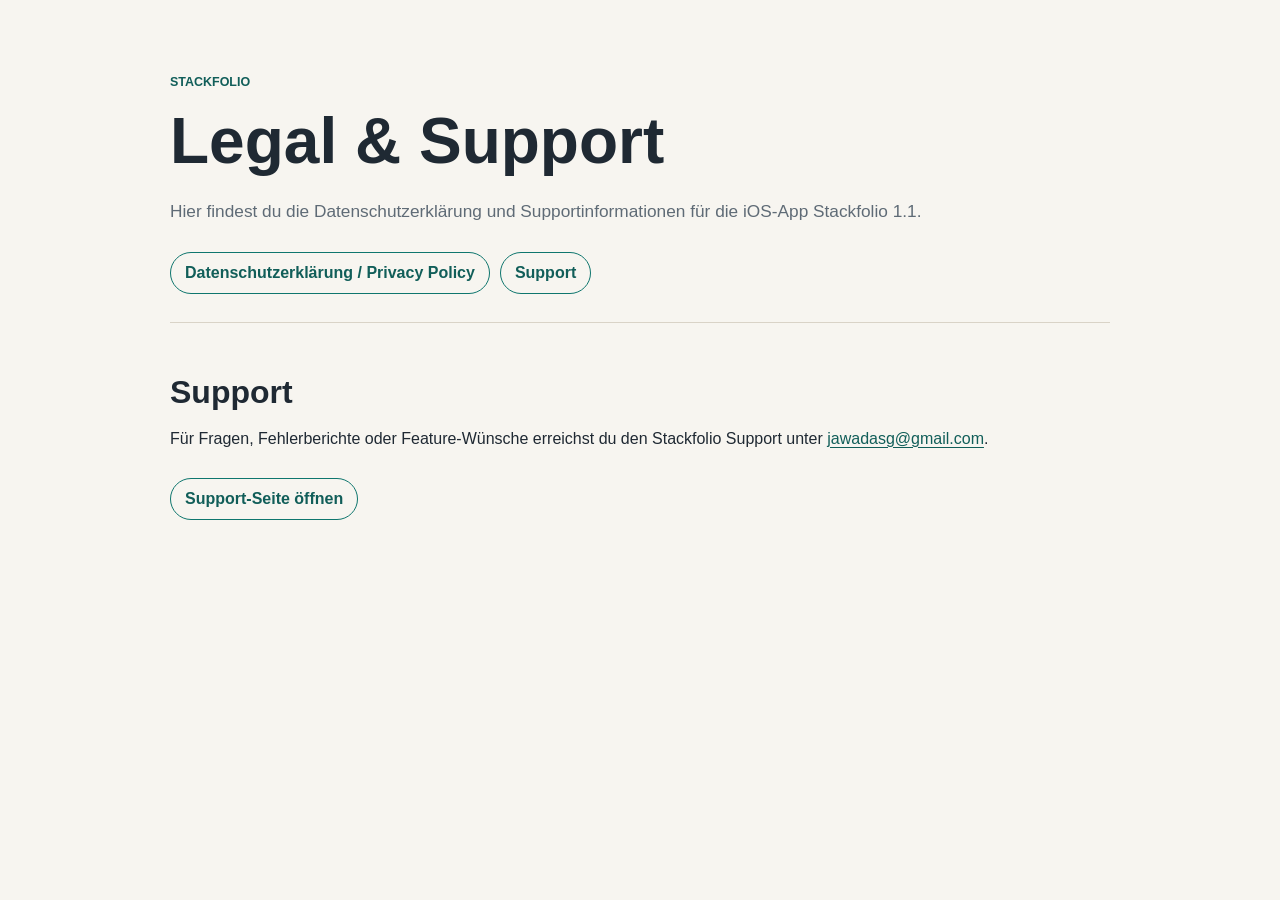
<file: index.html>
<!doctype html>
<html lang="de">
<head>
  <meta charset="utf-8">
  <meta name="viewport" content="width=device-width, initial-scale=1">
  <title>Stackfolio Legal & Support</title>
  <meta name="description" content="Datenschutz- und Supportinformationen fuer Stackfolio.">
  <link rel="stylesheet" href="privacy.css">
</head>
<body>
  <main class="page">
    <header class="hero">
      <p class="eyebrow">Stackfolio</p>
      <h1>Legal & Support</h1>
      <p class="lede">Hier findest du die Datenschutzerklärung und Supportinformationen für die iOS-App Stackfolio 1.1.</p>
      <nav class="language-nav" aria-label="Seiten auswählen">
        <a href="privacy.html">Datenschutzerklärung / Privacy Policy</a>
        <a href="support.html">Support</a>
      </nav>
    </header>

    <section class="section">
      <h2>Support</h2>
      <p>Für Fragen, Fehlerberichte oder Feature-Wünsche erreichst du den Stackfolio Support unter <a href="mailto:jawadasg@gmail.com">jawadasg@gmail.com</a>.</p>
      <nav class="language-nav" aria-label="Support öffnen">
        <a href="support.html">Support-Seite öffnen</a>
      </nav>
    </section>
  </main>
</body>
</html>
</file>
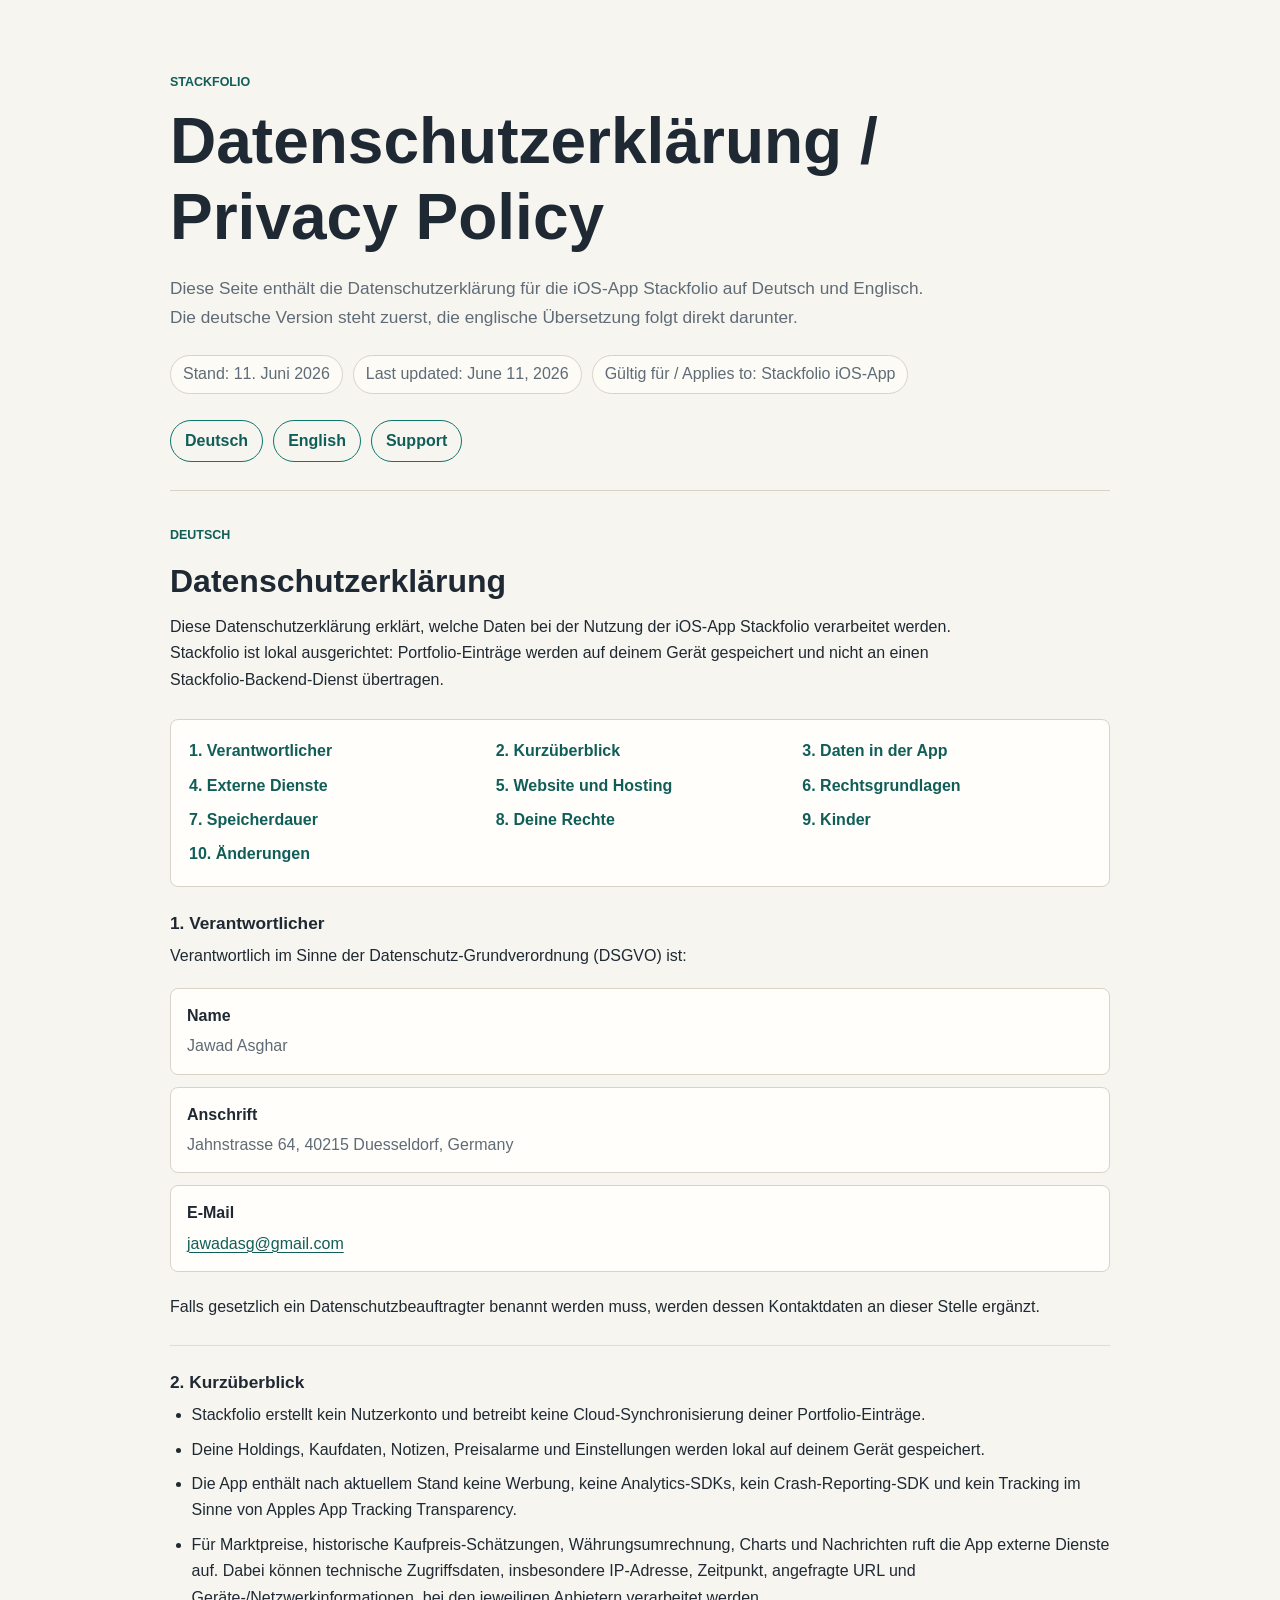
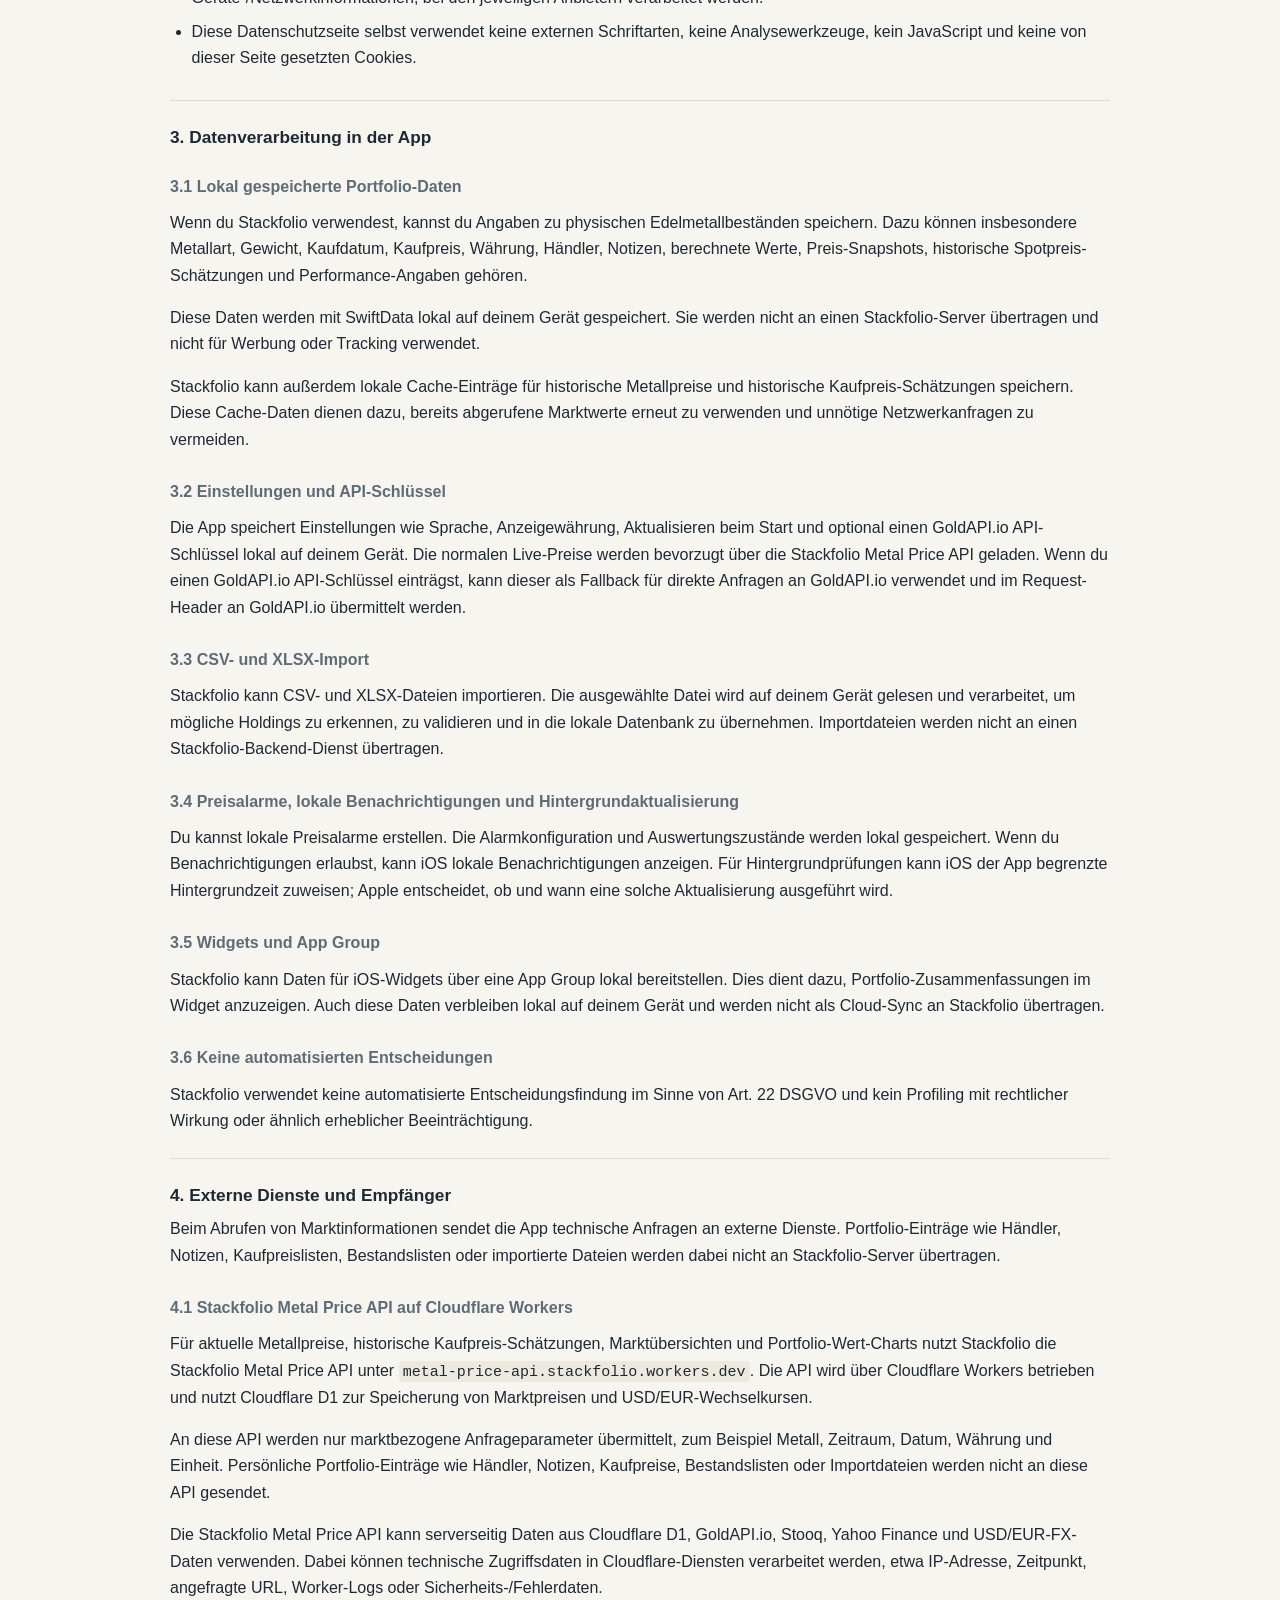
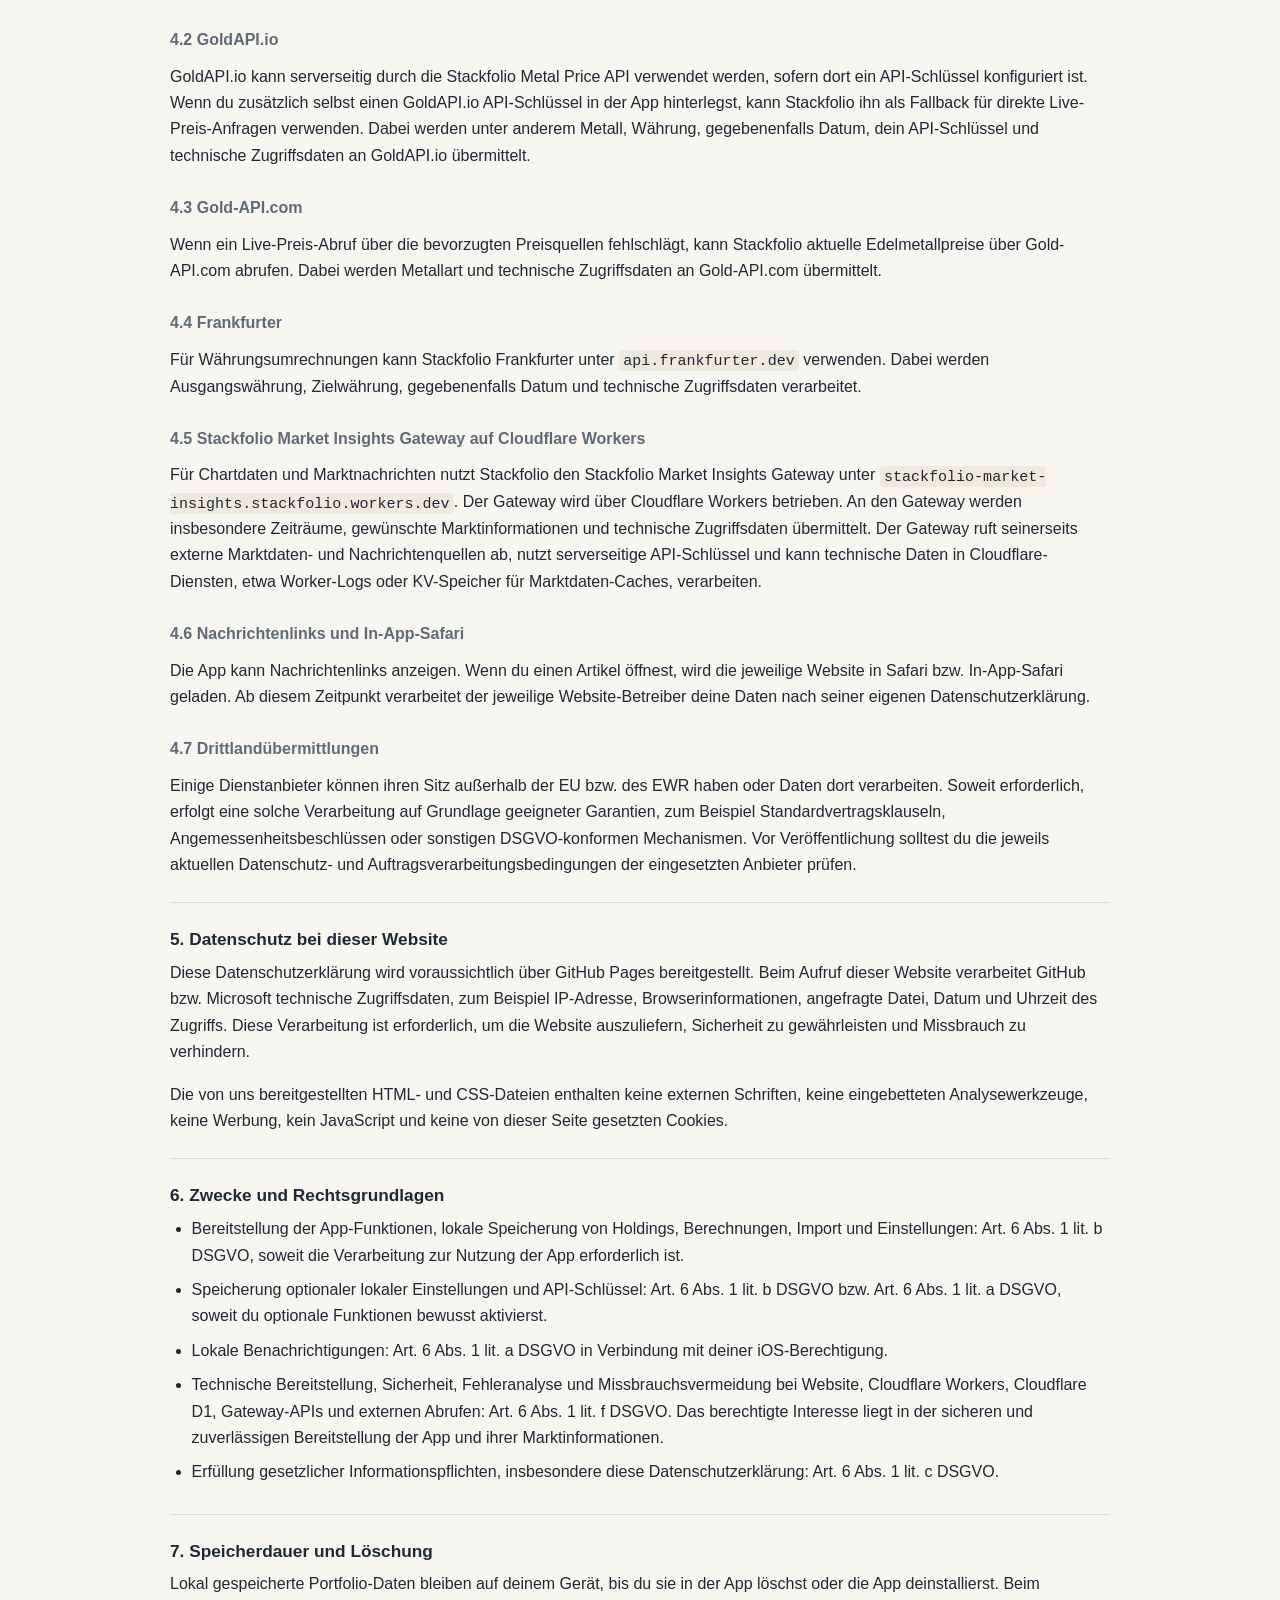
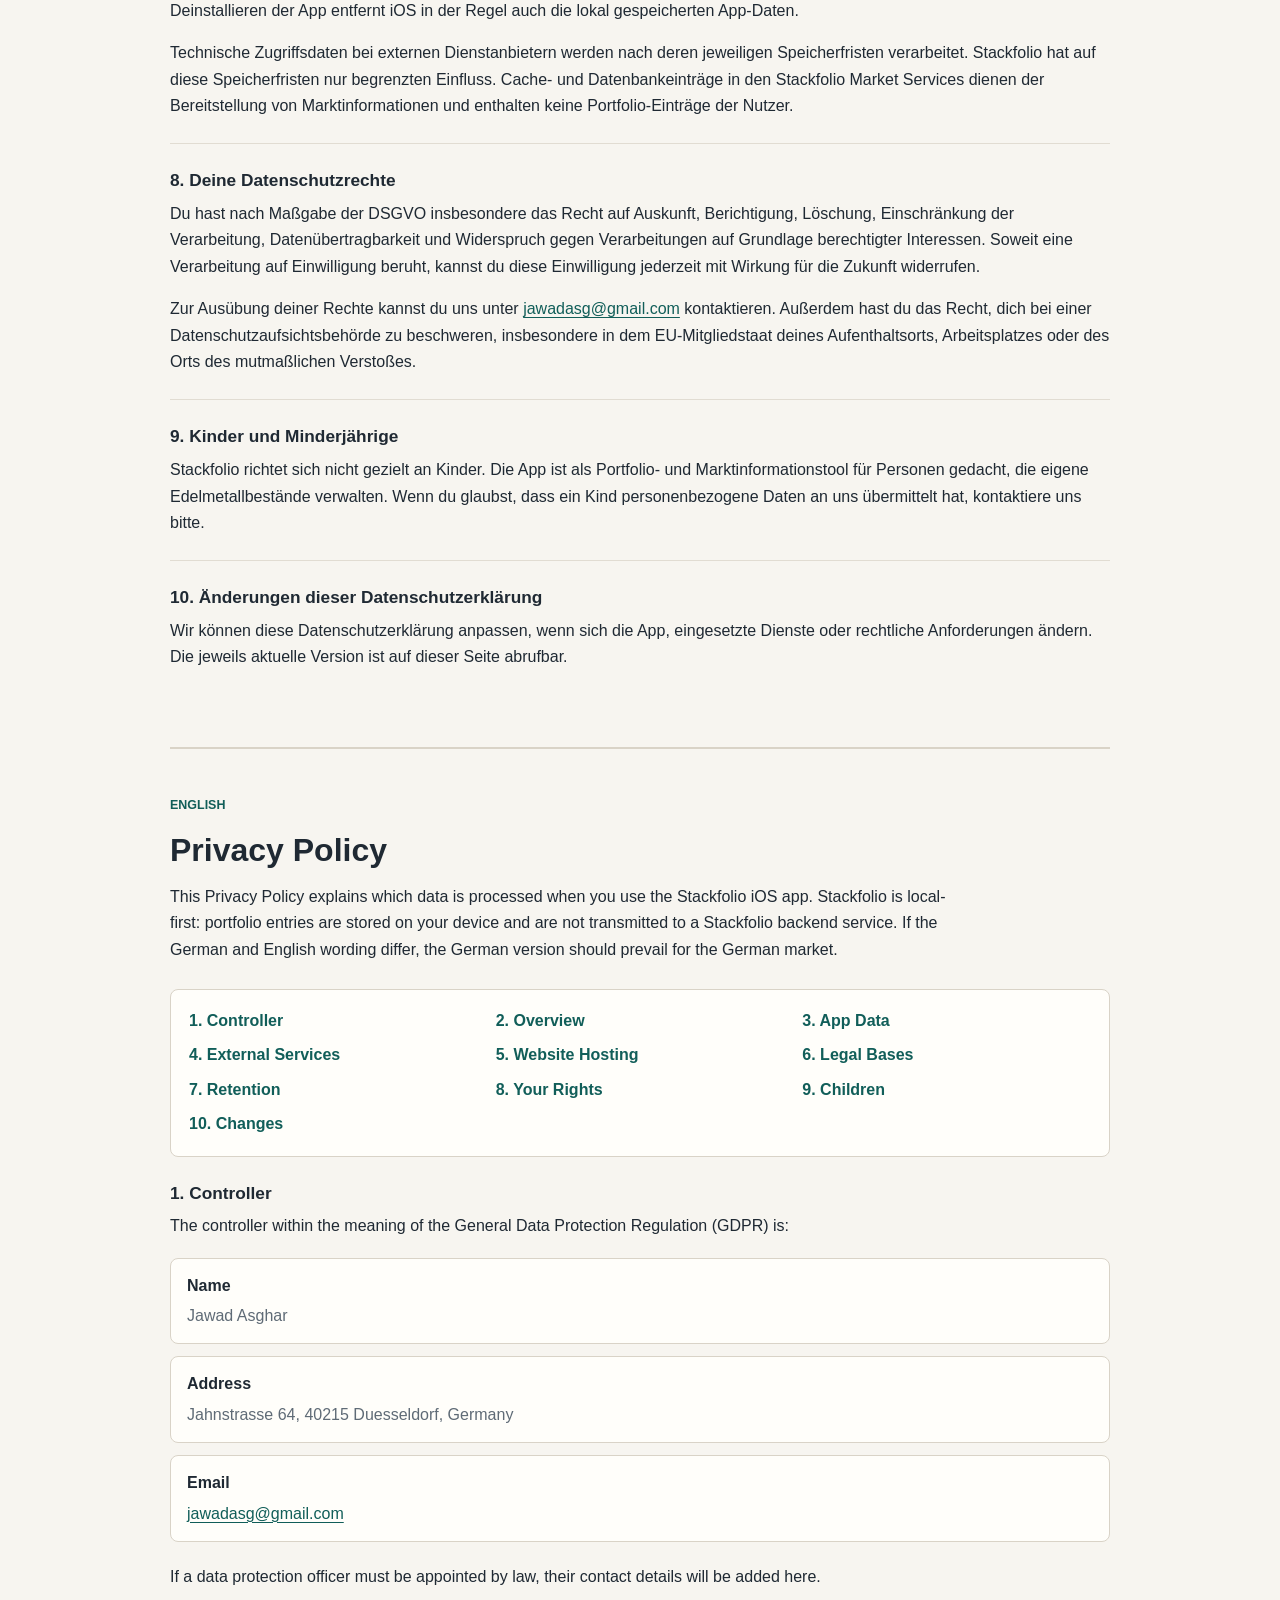
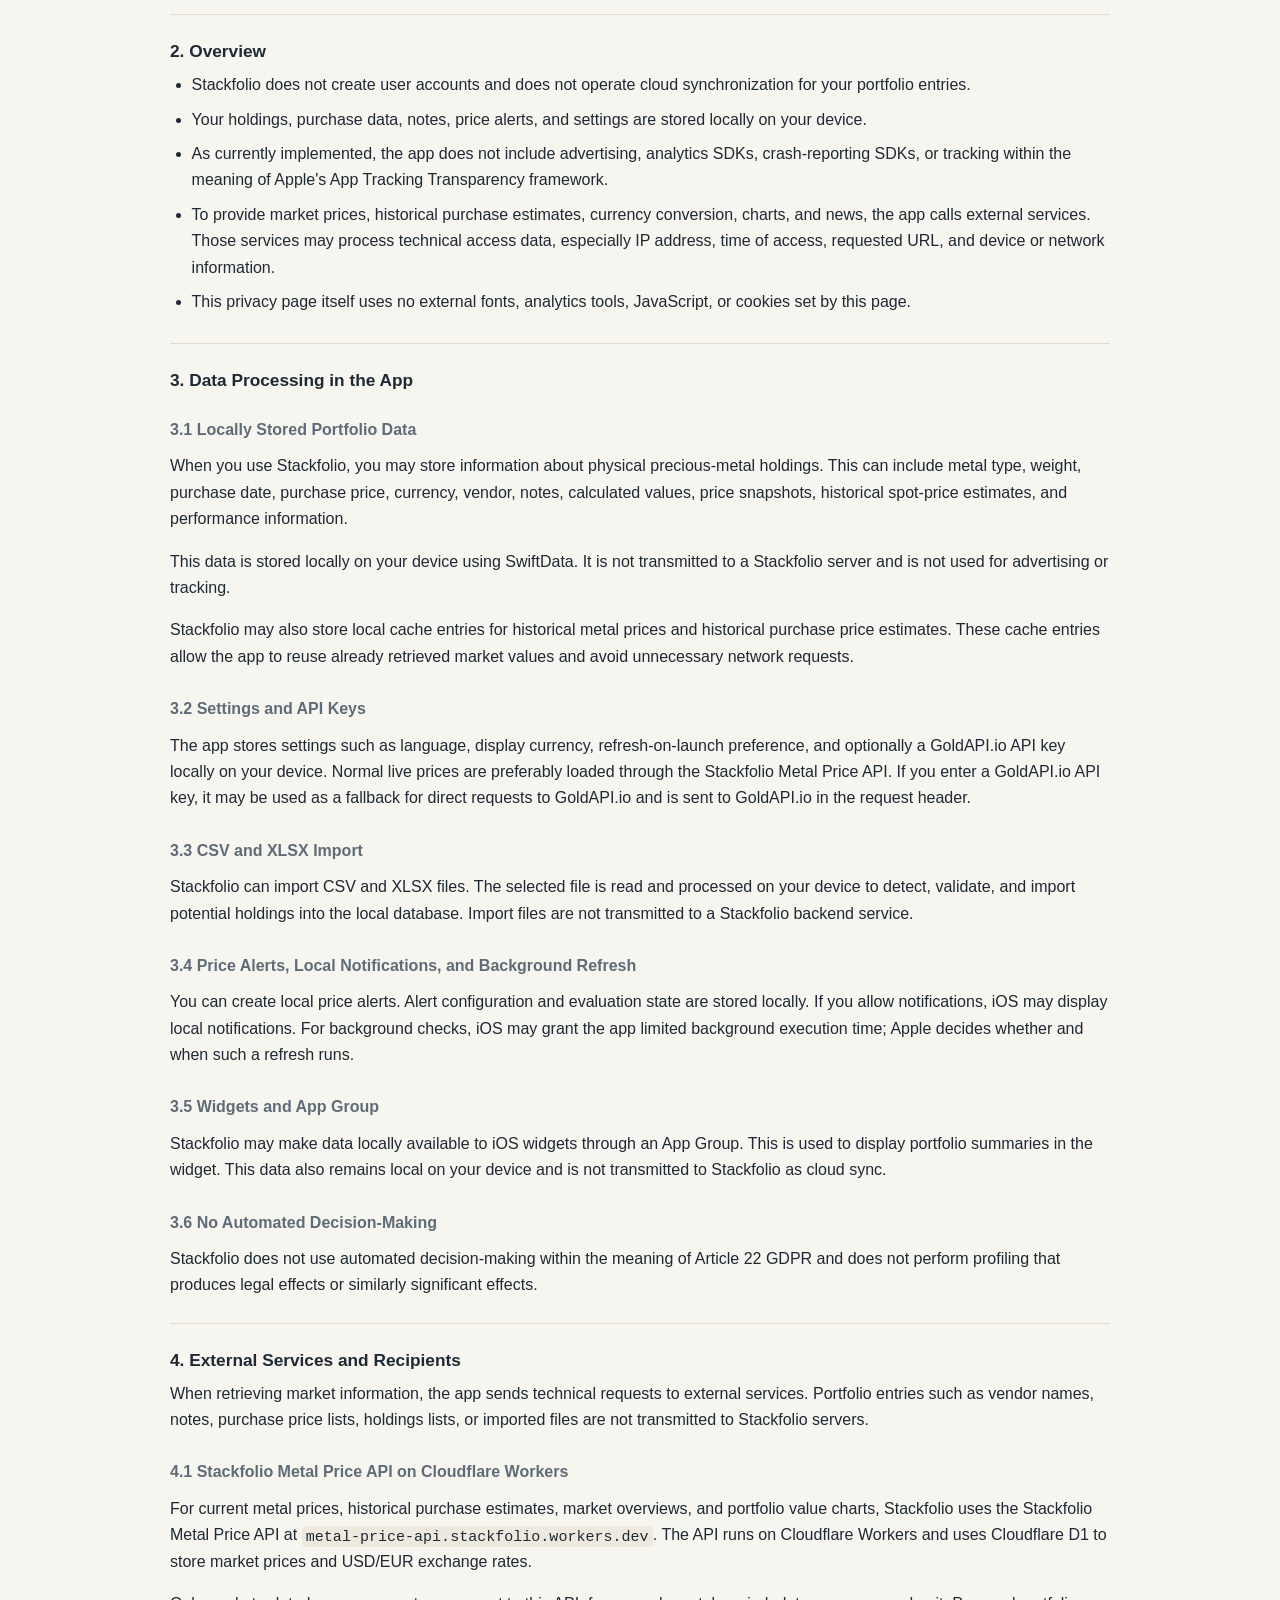
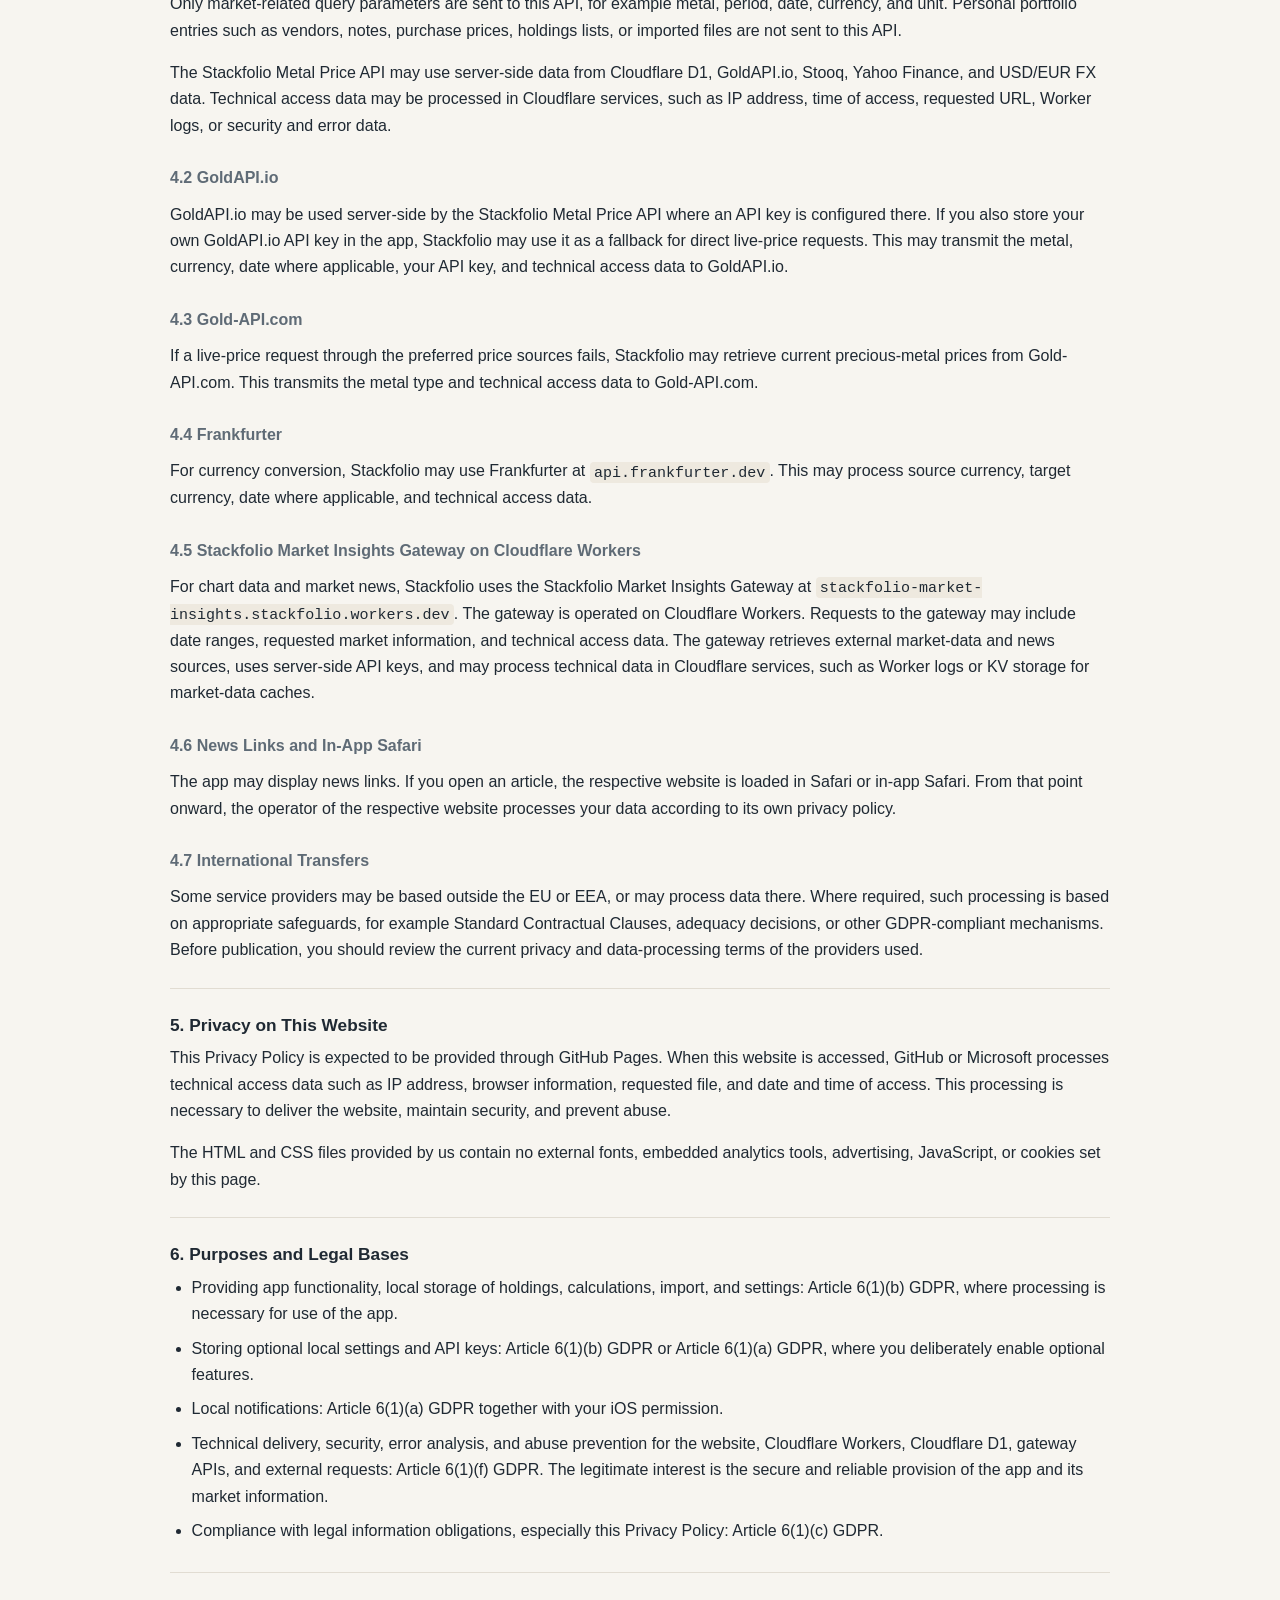
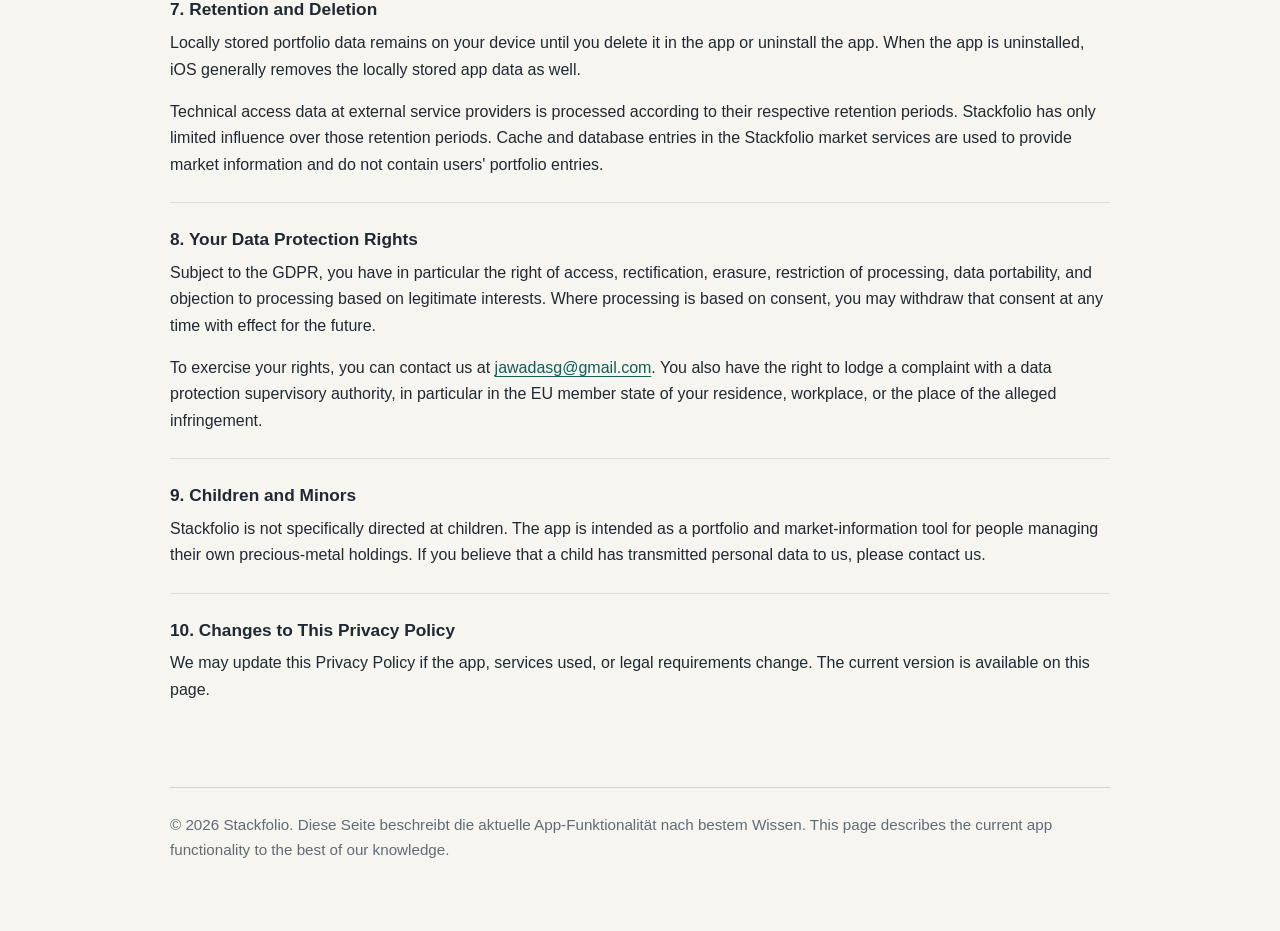
<file: privacy.html>
<!doctype html>
<html lang="de">
<head>
  <meta charset="utf-8">
  <meta name="viewport" content="width=device-width, initial-scale=1">
  <title>Datenschutzerklaerung / Privacy Policy - Stackfolio</title>
  <meta name="description" content="Deutsch- und englischsprachige Datenschutzerklaerung fuer die iOS-App Stackfolio.">
  <link rel="stylesheet" href="privacy.css">
</head>
<body>
  <main class="page">
    <header class="hero">
      <p class="eyebrow">Stackfolio</p>
      <h1>Datenschutzerklärung / Privacy Policy</h1>
      <p class="lede">Diese Seite enthält die Datenschutzerklärung für die iOS-App Stackfolio auf Deutsch und Englisch. Die deutsche Version steht zuerst, die englische Übersetzung folgt direkt darunter.</p>
      <div class="meta" aria-label="Dokumentinformationen">
        <span class="pill">Stand: 11. Juni 2026</span>
        <span class="pill">Last updated: June 11, 2026</span>
        <span class="pill">Gültig für / Applies to: Stackfolio iOS-App</span>
      </div>
      <nav class="language-nav" aria-label="Direkt zur Sprache springen">
        <a href="#de">Deutsch</a>
        <a href="#en" lang="en">English</a>
        <a href="support.html">Support</a>
      </nav>
    </header>

    <section class="language-section" id="de" lang="de">
      <header class="section-header">
        <p class="eyebrow">Deutsch</p>
        <h2>Datenschutzerklärung</h2>
        <p>Diese Datenschutzerklärung erklärt, welche Daten bei der Nutzung der iOS-App Stackfolio verarbeitet werden. Stackfolio ist lokal ausgerichtet: Portfolio-Einträge werden auf deinem Gerät gespeichert und nicht an einen Stackfolio-Backend-Dienst übertragen.</p>
      </header>

      <nav class="toc" aria-label="Inhaltsverzeichnis Deutsch">
        <a href="#de-controller">1. Verantwortlicher</a>
        <a href="#de-overview">2. Kurzüberblick</a>
        <a href="#de-app-data">3. Daten in der App</a>
        <a href="#de-external-services">4. Externe Dienste</a>
        <a href="#de-hosting">5. Website und Hosting</a>
        <a href="#de-legal-basis">6. Rechtsgrundlagen</a>
        <a href="#de-retention">7. Speicherdauer</a>
        <a href="#de-rights">8. Deine Rechte</a>
        <a href="#de-children">9. Kinder</a>
        <a href="#de-changes">10. Änderungen</a>
      </nav>

      <section class="section" id="de-controller">
        <h3>1. Verantwortlicher</h3>
        <p>Verantwortlich im Sinne der Datenschutz-Grundverordnung (DSGVO) ist:</p>
        <dl class="definition-list">
          <div>
            <dt>Name</dt>
            <dd>Jawad Asghar</dd>
          </div>
          <div>
            <dt>Anschrift</dt>
            <dd>Jahnstrasse 64, 40215 Duesseldorf, Germany</dd>
          </div>
          <div>
            <dt>E-Mail</dt>
            <dd><a href="mailto:jawadasg@gmail.com">jawadasg@gmail.com</a></dd>
          </div>
        </dl>
        <p>Falls gesetzlich ein Datenschutzbeauftragter benannt werden muss, werden dessen Kontaktdaten an dieser Stelle ergänzt.</p>
      </section>

      <section class="section" id="de-overview">
        <h3>2. Kurzüberblick</h3>
        <ul>
          <li>Stackfolio erstellt kein Nutzerkonto und betreibt keine Cloud-Synchronisierung deiner Portfolio-Einträge.</li>
          <li>Deine Holdings, Kaufdaten, Notizen, Preisalarme und Einstellungen werden lokal auf deinem Gerät gespeichert.</li>
          <li>Die App enthält nach aktuellem Stand keine Werbung, keine Analytics-SDKs, kein Crash-Reporting-SDK und kein Tracking im Sinne von Apples App Tracking Transparency.</li>
          <li>Für Marktpreise, historische Kaufpreis-Schätzungen, Währungsumrechnung, Charts und Nachrichten ruft die App externe Dienste auf. Dabei können technische Zugriffsdaten, insbesondere IP-Adresse, Zeitpunkt, angefragte URL und Geräte-/Netzwerkinformationen, bei den jeweiligen Anbietern verarbeitet werden.</li>
          <li>Diese Datenschutzseite selbst verwendet keine externen Schriftarten, keine Analysewerkzeuge, kein JavaScript und keine von dieser Seite gesetzten Cookies.</li>
        </ul>
      </section>

      <section class="section" id="de-app-data">
        <h3>3. Datenverarbeitung in der App</h3>
        <h4>3.1 Lokal gespeicherte Portfolio-Daten</h4>
        <p>Wenn du Stackfolio verwendest, kannst du Angaben zu physischen Edelmetallbeständen speichern. Dazu können insbesondere Metallart, Gewicht, Kaufdatum, Kaufpreis, Währung, Händler, Notizen, berechnete Werte, Preis-Snapshots, historische Spotpreis-Schätzungen und Performance-Angaben gehören.</p>
        <p>Diese Daten werden mit SwiftData lokal auf deinem Gerät gespeichert. Sie werden nicht an einen Stackfolio-Server übertragen und nicht für Werbung oder Tracking verwendet.</p>
        <p>Stackfolio kann außerdem lokale Cache-Einträge für historische Metallpreise und historische Kaufpreis-Schätzungen speichern. Diese Cache-Daten dienen dazu, bereits abgerufene Marktwerte erneut zu verwenden und unnötige Netzwerkanfragen zu vermeiden.</p>

        <h4>3.2 Einstellungen und API-Schlüssel</h4>
        <p>Die App speichert Einstellungen wie Sprache, Anzeigewährung, Aktualisieren beim Start und optional einen GoldAPI.io API-Schlüssel lokal auf deinem Gerät. Die normalen Live-Preise werden bevorzugt über die Stackfolio Metal Price API geladen. Wenn du einen GoldAPI.io API-Schlüssel einträgst, kann dieser als Fallback für direkte Anfragen an GoldAPI.io verwendet und im Request-Header an GoldAPI.io übermittelt werden.</p>

        <h4>3.3 CSV- und XLSX-Import</h4>
        <p>Stackfolio kann CSV- und XLSX-Dateien importieren. Die ausgewählte Datei wird auf deinem Gerät gelesen und verarbeitet, um mögliche Holdings zu erkennen, zu validieren und in die lokale Datenbank zu übernehmen. Importdateien werden nicht an einen Stackfolio-Backend-Dienst übertragen.</p>

        <h4>3.4 Preisalarme, lokale Benachrichtigungen und Hintergrundaktualisierung</h4>
        <p>Du kannst lokale Preisalarme erstellen. Die Alarmkonfiguration und Auswertungszustände werden lokal gespeichert. Wenn du Benachrichtigungen erlaubst, kann iOS lokale Benachrichtigungen anzeigen. Für Hintergrundprüfungen kann iOS der App begrenzte Hintergrundzeit zuweisen; Apple entscheidet, ob und wann eine solche Aktualisierung ausgeführt wird.</p>

        <h4>3.5 Widgets und App Group</h4>
        <p>Stackfolio kann Daten für iOS-Widgets über eine App Group lokal bereitstellen. Dies dient dazu, Portfolio-Zusammenfassungen im Widget anzuzeigen. Auch diese Daten verbleiben lokal auf deinem Gerät und werden nicht als Cloud-Sync an Stackfolio übertragen.</p>

        <h4>3.6 Keine automatisierten Entscheidungen</h4>
        <p>Stackfolio verwendet keine automatisierte Entscheidungsfindung im Sinne von Art. 22 DSGVO und kein Profiling mit rechtlicher Wirkung oder ähnlich erheblicher Beeinträchtigung.</p>
      </section>

      <section class="section" id="de-external-services">
        <h3>4. Externe Dienste und Empfänger</h3>
        <p>Beim Abrufen von Marktinformationen sendet die App technische Anfragen an externe Dienste. Portfolio-Einträge wie Händler, Notizen, Kaufpreislisten, Bestandslisten oder importierte Dateien werden dabei nicht an Stackfolio-Server übertragen.</p>

        <h4>4.1 Stackfolio Metal Price API auf Cloudflare Workers</h4>
        <p>Für aktuelle Metallpreise, historische Kaufpreis-Schätzungen, Marktübersichten und Portfolio-Wert-Charts nutzt Stackfolio die Stackfolio Metal Price API unter <code>metal-price-api.stackfolio.workers.dev</code>. Die API wird über Cloudflare Workers betrieben und nutzt Cloudflare D1 zur Speicherung von Marktpreisen und USD/EUR-Wechselkursen.</p>
        <p>An diese API werden nur marktbezogene Anfrageparameter übermittelt, zum Beispiel Metall, Zeitraum, Datum, Währung und Einheit. Persönliche Portfolio-Einträge wie Händler, Notizen, Kaufpreise, Bestandslisten oder Importdateien werden nicht an diese API gesendet.</p>
        <p>Die Stackfolio Metal Price API kann serverseitig Daten aus Cloudflare D1, GoldAPI.io, Stooq, Yahoo Finance und USD/EUR-FX-Daten verwenden. Dabei können technische Zugriffsdaten in Cloudflare-Diensten verarbeitet werden, etwa IP-Adresse, Zeitpunkt, angefragte URL, Worker-Logs oder Sicherheits-/Fehlerdaten.</p>

        <h4>4.2 GoldAPI.io</h4>
        <p>GoldAPI.io kann serverseitig durch die Stackfolio Metal Price API verwendet werden, sofern dort ein API-Schlüssel konfiguriert ist. Wenn du zusätzlich selbst einen GoldAPI.io API-Schlüssel in der App hinterlegst, kann Stackfolio ihn als Fallback für direkte Live-Preis-Anfragen verwenden. Dabei werden unter anderem Metall, Währung, gegebenenfalls Datum, dein API-Schlüssel und technische Zugriffsdaten an GoldAPI.io übermittelt.</p>

        <h4>4.3 Gold-API.com</h4>
        <p>Wenn ein Live-Preis-Abruf über die bevorzugten Preisquellen fehlschlägt, kann Stackfolio aktuelle Edelmetallpreise über Gold-API.com abrufen. Dabei werden Metallart und technische Zugriffsdaten an Gold-API.com übermittelt.</p>

        <h4>4.4 Frankfurter</h4>
        <p>Für Währungsumrechnungen kann Stackfolio Frankfurter unter <code>api.frankfurter.dev</code> verwenden. Dabei werden Ausgangswährung, Zielwährung, gegebenenfalls Datum und technische Zugriffsdaten verarbeitet.</p>

        <h4>4.5 Stackfolio Market Insights Gateway auf Cloudflare Workers</h4>
        <p>Für Chartdaten und Marktnachrichten nutzt Stackfolio den Stackfolio Market Insights Gateway unter <code>stackfolio-market-insights.stackfolio.workers.dev</code>. Der Gateway wird über Cloudflare Workers betrieben. An den Gateway werden insbesondere Zeiträume, gewünschte Marktinformationen und technische Zugriffsdaten übermittelt. Der Gateway ruft seinerseits externe Marktdaten- und Nachrichtenquellen ab, nutzt serverseitige API-Schlüssel und kann technische Daten in Cloudflare-Diensten, etwa Worker-Logs oder KV-Speicher für Marktdaten-Caches, verarbeiten.</p>

        <h4>4.6 Nachrichtenlinks und In-App-Safari</h4>
        <p>Die App kann Nachrichtenlinks anzeigen. Wenn du einen Artikel öffnest, wird die jeweilige Website in Safari bzw. In-App-Safari geladen. Ab diesem Zeitpunkt verarbeitet der jeweilige Website-Betreiber deine Daten nach seiner eigenen Datenschutzerklärung.</p>

        <h4>4.7 Drittlandübermittlungen</h4>
        <p>Einige Dienstanbieter können ihren Sitz außerhalb der EU bzw. des EWR haben oder Daten dort verarbeiten. Soweit erforderlich, erfolgt eine solche Verarbeitung auf Grundlage geeigneter Garantien, zum Beispiel Standardvertragsklauseln, Angemessenheitsbeschlüssen oder sonstigen DSGVO-konformen Mechanismen. Vor Veröffentlichung solltest du die jeweils aktuellen Datenschutz- und Auftragsverarbeitungsbedingungen der eingesetzten Anbieter prüfen.</p>
      </section>

      <section class="section" id="de-hosting">
        <h3>5. Datenschutz bei dieser Website</h3>
        <p>Diese Datenschutzerklärung wird voraussichtlich über GitHub Pages bereitgestellt. Beim Aufruf dieser Website verarbeitet GitHub bzw. Microsoft technische Zugriffsdaten, zum Beispiel IP-Adresse, Browserinformationen, angefragte Datei, Datum und Uhrzeit des Zugriffs. Diese Verarbeitung ist erforderlich, um die Website auszuliefern, Sicherheit zu gewährleisten und Missbrauch zu verhindern.</p>
        <p>Die von uns bereitgestellten HTML- und CSS-Dateien enthalten keine externen Schriften, keine eingebetteten Analysewerkzeuge, keine Werbung, kein JavaScript und keine von dieser Seite gesetzten Cookies.</p>
      </section>

      <section class="section" id="de-legal-basis">
        <h3>6. Zwecke und Rechtsgrundlagen</h3>
        <ul>
          <li>Bereitstellung der App-Funktionen, lokale Speicherung von Holdings, Berechnungen, Import und Einstellungen: Art. 6 Abs. 1 lit. b DSGVO, soweit die Verarbeitung zur Nutzung der App erforderlich ist.</li>
          <li>Speicherung optionaler lokaler Einstellungen und API-Schlüssel: Art. 6 Abs. 1 lit. b DSGVO bzw. Art. 6 Abs. 1 lit. a DSGVO, soweit du optionale Funktionen bewusst aktivierst.</li>
          <li>Lokale Benachrichtigungen: Art. 6 Abs. 1 lit. a DSGVO in Verbindung mit deiner iOS-Berechtigung.</li>
          <li>Technische Bereitstellung, Sicherheit, Fehleranalyse und Missbrauchsvermeidung bei Website, Cloudflare Workers, Cloudflare D1, Gateway-APIs und externen Abrufen: Art. 6 Abs. 1 lit. f DSGVO. Das berechtigte Interesse liegt in der sicheren und zuverlässigen Bereitstellung der App und ihrer Marktinformationen.</li>
          <li>Erfüllung gesetzlicher Informationspflichten, insbesondere diese Datenschutzerklärung: Art. 6 Abs. 1 lit. c DSGVO.</li>
        </ul>
      </section>

      <section class="section" id="de-retention">
        <h3>7. Speicherdauer und Löschung</h3>
        <p>Lokal gespeicherte Portfolio-Daten bleiben auf deinem Gerät, bis du sie in der App löschst oder die App deinstallierst. Beim Deinstallieren der App entfernt iOS in der Regel auch die lokal gespeicherten App-Daten.</p>
        <p>Technische Zugriffsdaten bei externen Dienstanbietern werden nach deren jeweiligen Speicherfristen verarbeitet. Stackfolio hat auf diese Speicherfristen nur begrenzten Einfluss. Cache- und Datenbankeinträge in den Stackfolio Market Services dienen der Bereitstellung von Marktinformationen und enthalten keine Portfolio-Einträge der Nutzer.</p>
      </section>

      <section class="section" id="de-rights">
        <h3>8. Deine Datenschutzrechte</h3>
        <p>Du hast nach Maßgabe der DSGVO insbesondere das Recht auf Auskunft, Berichtigung, Löschung, Einschränkung der Verarbeitung, Datenübertragbarkeit und Widerspruch gegen Verarbeitungen auf Grundlage berechtigter Interessen. Soweit eine Verarbeitung auf Einwilligung beruht, kannst du diese Einwilligung jederzeit mit Wirkung für die Zukunft widerrufen.</p>
        <p>Zur Ausübung deiner Rechte kannst du uns unter <a href="mailto:jawadasg@gmail.com">jawadasg@gmail.com</a> kontaktieren. Außerdem hast du das Recht, dich bei einer Datenschutzaufsichtsbehörde zu beschweren, insbesondere in dem EU-Mitgliedstaat deines Aufenthaltsorts, Arbeitsplatzes oder des Orts des mutmaßlichen Verstoßes.</p>
      </section>

      <section class="section" id="de-children">
        <h3>9. Kinder und Minderjährige</h3>
        <p>Stackfolio richtet sich nicht gezielt an Kinder. Die App ist als Portfolio- und Marktinformationstool für Personen gedacht, die eigene Edelmetallbestände verwalten. Wenn du glaubst, dass ein Kind personenbezogene Daten an uns übermittelt hat, kontaktiere uns bitte.</p>
      </section>

      <section class="section" id="de-changes">
        <h3>10. Änderungen dieser Datenschutzerklärung</h3>
        <p>Wir können diese Datenschutzerklärung anpassen, wenn sich die App, eingesetzte Dienste oder rechtliche Anforderungen ändern. Die jeweils aktuelle Version ist auf dieser Seite abrufbar.</p>
      </section>
    </section>

    <section class="language-section" id="en" lang="en">
      <header class="section-header">
        <p class="eyebrow">English</p>
        <h2>Privacy Policy</h2>
        <p>This Privacy Policy explains which data is processed when you use the Stackfolio iOS app. Stackfolio is local-first: portfolio entries are stored on your device and are not transmitted to a Stackfolio backend service. If the German and English wording differ, the German version should prevail for the German market.</p>
      </header>

      <nav class="toc" aria-label="English table of contents">
        <a href="#en-controller">1. Controller</a>
        <a href="#en-overview">2. Overview</a>
        <a href="#en-app-data">3. App Data</a>
        <a href="#en-external-services">4. External Services</a>
        <a href="#en-hosting">5. Website Hosting</a>
        <a href="#en-legal-basis">6. Legal Bases</a>
        <a href="#en-retention">7. Retention</a>
        <a href="#en-rights">8. Your Rights</a>
        <a href="#en-children">9. Children</a>
        <a href="#en-changes">10. Changes</a>
      </nav>

      <section class="section" id="en-controller">
        <h3>1. Controller</h3>
        <p>The controller within the meaning of the General Data Protection Regulation (GDPR) is:</p>
        <dl class="definition-list">
          <div>
            <dt>Name</dt>
            <dd>Jawad Asghar</dd>
          </div>
          <div>
            <dt>Address</dt>
            <dd>Jahnstrasse 64, 40215 Duesseldorf, Germany</dd>
          </div>
          <div>
            <dt>Email</dt>
            <dd><a href="mailto:jawadasg@gmail.com">jawadasg@gmail.com</a></dd>
          </div>
        </dl>
        <p>If a data protection officer must be appointed by law, their contact details will be added here.</p>
      </section>

      <section class="section" id="en-overview">
        <h3>2. Overview</h3>
        <ul>
          <li>Stackfolio does not create user accounts and does not operate cloud synchronization for your portfolio entries.</li>
          <li>Your holdings, purchase data, notes, price alerts, and settings are stored locally on your device.</li>
          <li>As currently implemented, the app does not include advertising, analytics SDKs, crash-reporting SDKs, or tracking within the meaning of Apple's App Tracking Transparency framework.</li>
          <li>To provide market prices, historical purchase estimates, currency conversion, charts, and news, the app calls external services. Those services may process technical access data, especially IP address, time of access, requested URL, and device or network information.</li>
          <li>This privacy page itself uses no external fonts, analytics tools, JavaScript, or cookies set by this page.</li>
        </ul>
      </section>

      <section class="section" id="en-app-data">
        <h3>3. Data Processing in the App</h3>
        <h4>3.1 Locally Stored Portfolio Data</h4>
        <p>When you use Stackfolio, you may store information about physical precious-metal holdings. This can include metal type, weight, purchase date, purchase price, currency, vendor, notes, calculated values, price snapshots, historical spot-price estimates, and performance information.</p>
        <p>This data is stored locally on your device using SwiftData. It is not transmitted to a Stackfolio server and is not used for advertising or tracking.</p>
        <p>Stackfolio may also store local cache entries for historical metal prices and historical purchase price estimates. These cache entries allow the app to reuse already retrieved market values and avoid unnecessary network requests.</p>

        <h4>3.2 Settings and API Keys</h4>
        <p>The app stores settings such as language, display currency, refresh-on-launch preference, and optionally a GoldAPI.io API key locally on your device. Normal live prices are preferably loaded through the Stackfolio Metal Price API. If you enter a GoldAPI.io API key, it may be used as a fallback for direct requests to GoldAPI.io and is sent to GoldAPI.io in the request header.</p>

        <h4>3.3 CSV and XLSX Import</h4>
        <p>Stackfolio can import CSV and XLSX files. The selected file is read and processed on your device to detect, validate, and import potential holdings into the local database. Import files are not transmitted to a Stackfolio backend service.</p>

        <h4>3.4 Price Alerts, Local Notifications, and Background Refresh</h4>
        <p>You can create local price alerts. Alert configuration and evaluation state are stored locally. If you allow notifications, iOS may display local notifications. For background checks, iOS may grant the app limited background execution time; Apple decides whether and when such a refresh runs.</p>

        <h4>3.5 Widgets and App Group</h4>
        <p>Stackfolio may make data locally available to iOS widgets through an App Group. This is used to display portfolio summaries in the widget. This data also remains local on your device and is not transmitted to Stackfolio as cloud sync.</p>

        <h4>3.6 No Automated Decision-Making</h4>
        <p>Stackfolio does not use automated decision-making within the meaning of Article 22 GDPR and does not perform profiling that produces legal effects or similarly significant effects.</p>
      </section>

      <section class="section" id="en-external-services">
        <h3>4. External Services and Recipients</h3>
        <p>When retrieving market information, the app sends technical requests to external services. Portfolio entries such as vendor names, notes, purchase price lists, holdings lists, or imported files are not transmitted to Stackfolio servers.</p>

        <h4>4.1 Stackfolio Metal Price API on Cloudflare Workers</h4>
        <p>For current metal prices, historical purchase estimates, market overviews, and portfolio value charts, Stackfolio uses the Stackfolio Metal Price API at <code>metal-price-api.stackfolio.workers.dev</code>. The API runs on Cloudflare Workers and uses Cloudflare D1 to store market prices and USD/EUR exchange rates.</p>
        <p>Only market-related query parameters are sent to this API, for example metal, period, date, currency, and unit. Personal portfolio entries such as vendors, notes, purchase prices, holdings lists, or imported files are not sent to this API.</p>
        <p>The Stackfolio Metal Price API may use server-side data from Cloudflare D1, GoldAPI.io, Stooq, Yahoo Finance, and USD/EUR FX data. Technical access data may be processed in Cloudflare services, such as IP address, time of access, requested URL, Worker logs, or security and error data.</p>

        <h4>4.2 GoldAPI.io</h4>
        <p>GoldAPI.io may be used server-side by the Stackfolio Metal Price API where an API key is configured there. If you also store your own GoldAPI.io API key in the app, Stackfolio may use it as a fallback for direct live-price requests. This may transmit the metal, currency, date where applicable, your API key, and technical access data to GoldAPI.io.</p>

        <h4>4.3 Gold-API.com</h4>
        <p>If a live-price request through the preferred price sources fails, Stackfolio may retrieve current precious-metal prices from Gold-API.com. This transmits the metal type and technical access data to Gold-API.com.</p>

        <h4>4.4 Frankfurter</h4>
        <p>For currency conversion, Stackfolio may use Frankfurter at <code>api.frankfurter.dev</code>. This may process source currency, target currency, date where applicable, and technical access data.</p>

        <h4>4.5 Stackfolio Market Insights Gateway on Cloudflare Workers</h4>
        <p>For chart data and market news, Stackfolio uses the Stackfolio Market Insights Gateway at <code>stackfolio-market-insights.stackfolio.workers.dev</code>. The gateway is operated on Cloudflare Workers. Requests to the gateway may include date ranges, requested market information, and technical access data. The gateway retrieves external market-data and news sources, uses server-side API keys, and may process technical data in Cloudflare services, such as Worker logs or KV storage for market-data caches.</p>

        <h4>4.6 News Links and In-App Safari</h4>
        <p>The app may display news links. If you open an article, the respective website is loaded in Safari or in-app Safari. From that point onward, the operator of the respective website processes your data according to its own privacy policy.</p>

        <h4>4.7 International Transfers</h4>
        <p>Some service providers may be based outside the EU or EEA, or may process data there. Where required, such processing is based on appropriate safeguards, for example Standard Contractual Clauses, adequacy decisions, or other GDPR-compliant mechanisms. Before publication, you should review the current privacy and data-processing terms of the providers used.</p>
      </section>

      <section class="section" id="en-hosting">
        <h3>5. Privacy on This Website</h3>
        <p>This Privacy Policy is expected to be provided through GitHub Pages. When this website is accessed, GitHub or Microsoft processes technical access data such as IP address, browser information, requested file, and date and time of access. This processing is necessary to deliver the website, maintain security, and prevent abuse.</p>
        <p>The HTML and CSS files provided by us contain no external fonts, embedded analytics tools, advertising, JavaScript, or cookies set by this page.</p>
      </section>

      <section class="section" id="en-legal-basis">
        <h3>6. Purposes and Legal Bases</h3>
        <ul>
          <li>Providing app functionality, local storage of holdings, calculations, import, and settings: Article 6(1)(b) GDPR, where processing is necessary for use of the app.</li>
          <li>Storing optional local settings and API keys: Article 6(1)(b) GDPR or Article 6(1)(a) GDPR, where you deliberately enable optional features.</li>
          <li>Local notifications: Article 6(1)(a) GDPR together with your iOS permission.</li>
          <li>Technical delivery, security, error analysis, and abuse prevention for the website, Cloudflare Workers, Cloudflare D1, gateway APIs, and external requests: Article 6(1)(f) GDPR. The legitimate interest is the secure and reliable provision of the app and its market information.</li>
          <li>Compliance with legal information obligations, especially this Privacy Policy: Article 6(1)(c) GDPR.</li>
        </ul>
      </section>

      <section class="section" id="en-retention">
        <h3>7. Retention and Deletion</h3>
        <p>Locally stored portfolio data remains on your device until you delete it in the app or uninstall the app. When the app is uninstalled, iOS generally removes the locally stored app data as well.</p>
        <p>Technical access data at external service providers is processed according to their respective retention periods. Stackfolio has only limited influence over those retention periods. Cache and database entries in the Stackfolio market services are used to provide market information and do not contain users' portfolio entries.</p>
      </section>

      <section class="section" id="en-rights">
        <h3>8. Your Data Protection Rights</h3>
        <p>Subject to the GDPR, you have in particular the right of access, rectification, erasure, restriction of processing, data portability, and objection to processing based on legitimate interests. Where processing is based on consent, you may withdraw that consent at any time with effect for the future.</p>
        <p>To exercise your rights, you can contact us at <a href="mailto:jawadasg@gmail.com">jawadasg@gmail.com</a>. You also have the right to lodge a complaint with a data protection supervisory authority, in particular in the EU member state of your residence, workplace, or the place of the alleged infringement.</p>
      </section>

      <section class="section" id="en-children">
        <h3>9. Children and Minors</h3>
        <p>Stackfolio is not specifically directed at children. The app is intended as a portfolio and market-information tool for people managing their own precious-metal holdings. If you believe that a child has transmitted personal data to us, please contact us.</p>
      </section>

      <section class="section" id="en-changes">
        <h3>10. Changes to This Privacy Policy</h3>
        <p>We may update this Privacy Policy if the app, services used, or legal requirements change. The current version is available on this page.</p>
      </section>
    </section>

    <footer>
      <p>© 2026 Stackfolio. Diese Seite beschreibt die aktuelle App-Funktionalität nach bestem Wissen. This page describes the current app functionality to the best of our knowledge.</p>
    </footer>
  </main>
</body>
</html>
</file>
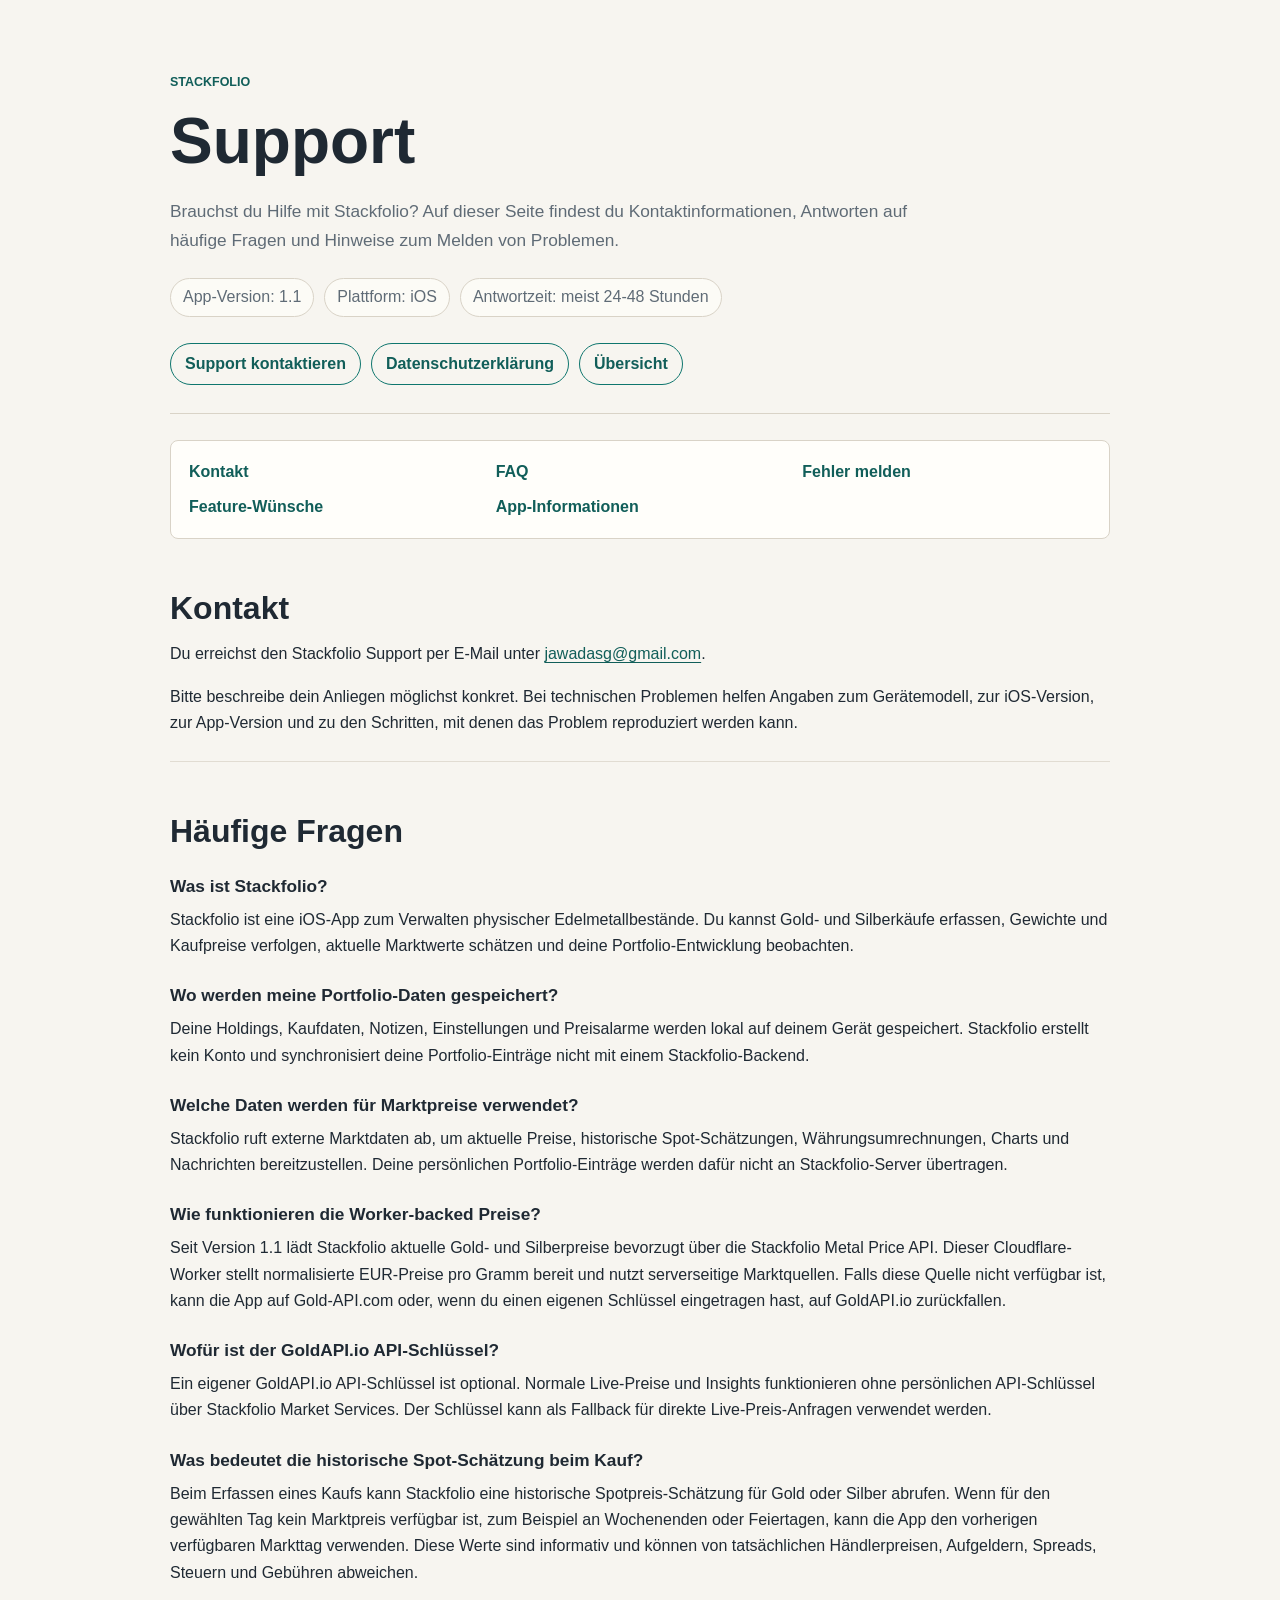
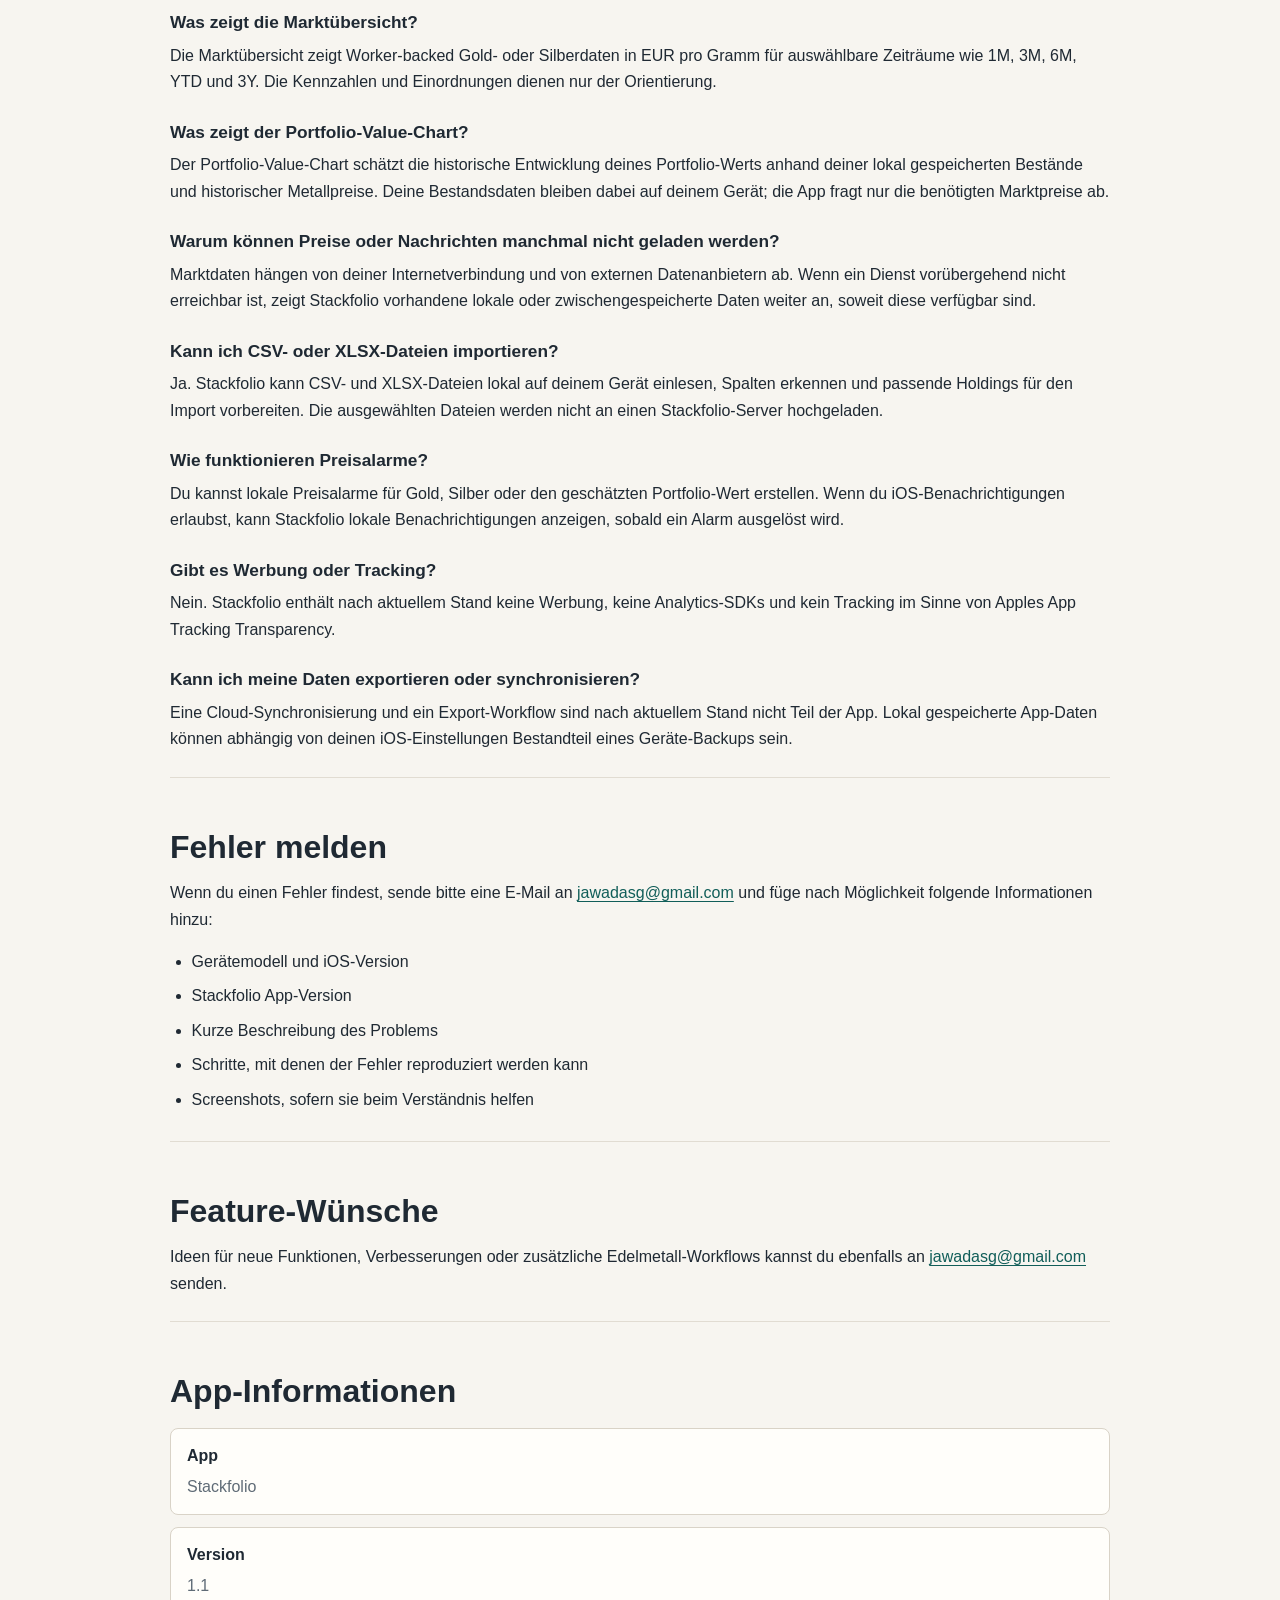
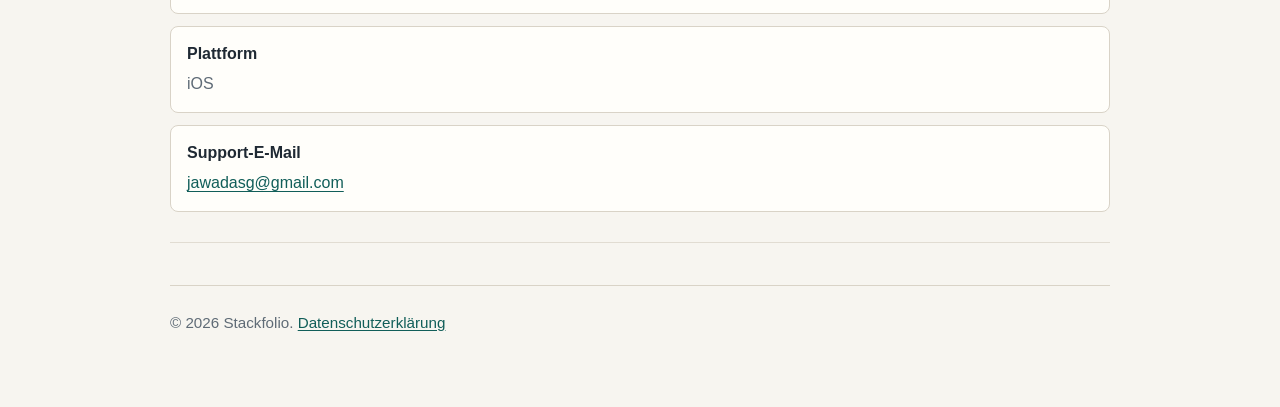
<file: support.html>
<!doctype html>
<html lang="de">
<head>
  <meta charset="utf-8">
  <meta name="viewport" content="width=device-width, initial-scale=1">
  <title>Support - Stackfolio</title>
  <meta name="description" content="Support und haeufige Fragen fuer die iOS-App Stackfolio.">
  <link rel="stylesheet" href="privacy.css">
</head>
<body>
  <main class="page">
    <header class="hero">
      <p class="eyebrow">Stackfolio</p>
      <h1>Support</h1>
      <p class="lede">Brauchst du Hilfe mit Stackfolio? Auf dieser Seite findest du Kontaktinformationen, Antworten auf häufige Fragen und Hinweise zum Melden von Problemen.</p>
      <div class="meta" aria-label="Supportinformationen">
        <span class="pill">App-Version: 1.1</span>
        <span class="pill">Plattform: iOS</span>
        <span class="pill">Antwortzeit: meist 24-48 Stunden</span>
      </div>
      <nav class="language-nav" aria-label="Seitennavigation">
        <a href="mailto:jawadasg@gmail.com">Support kontaktieren</a>
        <a href="privacy.html">Datenschutzerklärung</a>
        <a href="index.html">Übersicht</a>
      </nav>
    </header>

    <nav class="toc" aria-label="Inhaltsverzeichnis">
      <a href="#contact">Kontakt</a>
      <a href="#faq">FAQ</a>
      <a href="#bug-report">Fehler melden</a>
      <a href="#feature-requests">Feature-Wünsche</a>
      <a href="#app-info">App-Informationen</a>
    </nav>

    <section class="section" id="contact">
      <h2>Kontakt</h2>
      <p>Du erreichst den Stackfolio Support per E-Mail unter <a href="mailto:jawadasg@gmail.com">jawadasg@gmail.com</a>.</p>
      <p>Bitte beschreibe dein Anliegen möglichst konkret. Bei technischen Problemen helfen Angaben zum Gerätemodell, zur iOS-Version, zur App-Version und zu den Schritten, mit denen das Problem reproduziert werden kann.</p>
    </section>

    <section class="section" id="faq">
      <h2>Häufige Fragen</h2>

      <h3>Was ist Stackfolio?</h3>
      <p>Stackfolio ist eine iOS-App zum Verwalten physischer Edelmetallbestände. Du kannst Gold- und Silberkäufe erfassen, Gewichte und Kaufpreise verfolgen, aktuelle Marktwerte schätzen und deine Portfolio-Entwicklung beobachten.</p>

      <h3>Wo werden meine Portfolio-Daten gespeichert?</h3>
      <p>Deine Holdings, Kaufdaten, Notizen, Einstellungen und Preisalarme werden lokal auf deinem Gerät gespeichert. Stackfolio erstellt kein Konto und synchronisiert deine Portfolio-Einträge nicht mit einem Stackfolio-Backend.</p>

      <h3>Welche Daten werden für Marktpreise verwendet?</h3>
      <p>Stackfolio ruft externe Marktdaten ab, um aktuelle Preise, historische Spot-Schätzungen, Währungsumrechnungen, Charts und Nachrichten bereitzustellen. Deine persönlichen Portfolio-Einträge werden dafür nicht an Stackfolio-Server übertragen.</p>

      <h3>Wie funktionieren die Worker-backed Preise?</h3>
      <p>Seit Version 1.1 lädt Stackfolio aktuelle Gold- und Silberpreise bevorzugt über die Stackfolio Metal Price API. Dieser Cloudflare-Worker stellt normalisierte EUR-Preise pro Gramm bereit und nutzt serverseitige Marktquellen. Falls diese Quelle nicht verfügbar ist, kann die App auf Gold-API.com oder, wenn du einen eigenen Schlüssel eingetragen hast, auf GoldAPI.io zurückfallen.</p>

      <h3>Wofür ist der GoldAPI.io API-Schlüssel?</h3>
      <p>Ein eigener GoldAPI.io API-Schlüssel ist optional. Normale Live-Preise und Insights funktionieren ohne persönlichen API-Schlüssel über Stackfolio Market Services. Der Schlüssel kann als Fallback für direkte Live-Preis-Anfragen verwendet werden.</p>

      <h3>Was bedeutet die historische Spot-Schätzung beim Kauf?</h3>
      <p>Beim Erfassen eines Kaufs kann Stackfolio eine historische Spotpreis-Schätzung für Gold oder Silber abrufen. Wenn für den gewählten Tag kein Marktpreis verfügbar ist, zum Beispiel an Wochenenden oder Feiertagen, kann die App den vorherigen verfügbaren Markttag verwenden. Diese Werte sind informativ und können von tatsächlichen Händlerpreisen, Aufgeldern, Spreads, Steuern und Gebühren abweichen.</p>

      <h3>Was zeigt die Marktübersicht?</h3>
      <p>Die Marktübersicht zeigt Worker-backed Gold- oder Silberdaten in EUR pro Gramm für auswählbare Zeiträume wie 1M, 3M, 6M, YTD und 3Y. Die Kennzahlen und Einordnungen dienen nur der Orientierung.</p>

      <h3>Was zeigt der Portfolio-Value-Chart?</h3>
      <p>Der Portfolio-Value-Chart schätzt die historische Entwicklung deines Portfolio-Werts anhand deiner lokal gespeicherten Bestände und historischer Metallpreise. Deine Bestandsdaten bleiben dabei auf deinem Gerät; die App fragt nur die benötigten Marktpreise ab.</p>

      <h3>Warum können Preise oder Nachrichten manchmal nicht geladen werden?</h3>
      <p>Marktdaten hängen von deiner Internetverbindung und von externen Datenanbietern ab. Wenn ein Dienst vorübergehend nicht erreichbar ist, zeigt Stackfolio vorhandene lokale oder zwischengespeicherte Daten weiter an, soweit diese verfügbar sind.</p>

      <h3>Kann ich CSV- oder XLSX-Dateien importieren?</h3>
      <p>Ja. Stackfolio kann CSV- und XLSX-Dateien lokal auf deinem Gerät einlesen, Spalten erkennen und passende Holdings für den Import vorbereiten. Die ausgewählten Dateien werden nicht an einen Stackfolio-Server hochgeladen.</p>

      <h3>Wie funktionieren Preisalarme?</h3>
      <p>Du kannst lokale Preisalarme für Gold, Silber oder den geschätzten Portfolio-Wert erstellen. Wenn du iOS-Benachrichtigungen erlaubst, kann Stackfolio lokale Benachrichtigungen anzeigen, sobald ein Alarm ausgelöst wird.</p>

      <h3>Gibt es Werbung oder Tracking?</h3>
      <p>Nein. Stackfolio enthält nach aktuellem Stand keine Werbung, keine Analytics-SDKs und kein Tracking im Sinne von Apples App Tracking Transparency.</p>

      <h3>Kann ich meine Daten exportieren oder synchronisieren?</h3>
      <p>Eine Cloud-Synchronisierung und ein Export-Workflow sind nach aktuellem Stand nicht Teil der App. Lokal gespeicherte App-Daten können abhängig von deinen iOS-Einstellungen Bestandteil eines Geräte-Backups sein.</p>
    </section>

    <section class="section" id="bug-report">
      <h2>Fehler melden</h2>
      <p>Wenn du einen Fehler findest, sende bitte eine E-Mail an <a href="mailto:jawadasg@gmail.com">jawadasg@gmail.com</a> und füge nach Möglichkeit folgende Informationen hinzu:</p>
      <ul>
        <li>Gerätemodell und iOS-Version</li>
        <li>Stackfolio App-Version</li>
        <li>Kurze Beschreibung des Problems</li>
        <li>Schritte, mit denen der Fehler reproduziert werden kann</li>
        <li>Screenshots, sofern sie beim Verständnis helfen</li>
      </ul>
    </section>

    <section class="section" id="feature-requests">
      <h2>Feature-Wünsche</h2>
      <p>Ideen für neue Funktionen, Verbesserungen oder zusätzliche Edelmetall-Workflows kannst du ebenfalls an <a href="mailto:jawadasg@gmail.com">jawadasg@gmail.com</a> senden.</p>
    </section>

    <section class="section" id="app-info">
      <h2>App-Informationen</h2>
      <dl class="definition-list">
        <div>
          <dt>App</dt>
          <dd>Stackfolio</dd>
        </div>
        <div>
          <dt>Version</dt>
          <dd>1.1</dd>
        </div>
        <div>
          <dt>Plattform</dt>
          <dd>iOS</dd>
        </div>
        <div>
          <dt>Support-E-Mail</dt>
          <dd><a href="mailto:jawadasg@gmail.com">jawadasg@gmail.com</a></dd>
        </div>
      </dl>
    </section>

    <footer>
      <p>© 2026 Stackfolio. <a href="privacy.html">Datenschutzerklärung</a></p>
    </footer>
  </main>
</body>
</html>
</file>
<file: privacy.css>
:root {
  color-scheme: light;
  --bg: #f7f5f0;
  --surface: #fffefa;
  --text: #1f2933;
  --muted: #5f6b76;
  --line: #d9d3c7;
  --accent: #0f766e;
  --accent-strong: #115e59;
  --code-bg: #eee9df;
}

* {
  box-sizing: border-box;
}

html {
  scroll-behavior: smooth;
}

body {
  margin: 0;
  background: var(--bg);
  color: var(--text);
  font-family: -apple-system, BlinkMacSystemFont, "Segoe UI", sans-serif;
  font-size: 16px;
  line-height: 1.65;
}

a {
  color: var(--accent-strong);
  text-decoration-thickness: 0.08em;
  text-underline-offset: 0.16em;
}

a:focus-visible,
button:focus-visible {
  outline: 3px solid rgba(15, 118, 110, 0.35);
  outline-offset: 3px;
}

.page {
  width: min(100%, 980px);
  margin: 0 auto;
  padding: 32px 20px 56px;
}

.hero {
  padding: 40px 0 28px;
  border-bottom: 1px solid var(--line);
}

.eyebrow {
  margin: 0 0 10px;
  color: var(--accent-strong);
  font-size: 0.78rem;
  font-weight: 700;
  letter-spacing: 0;
  text-transform: uppercase;
}

h1,
h2,
h3 {
  line-height: 1.2;
  letter-spacing: 0;
}

h1 {
  max-width: 760px;
  margin: 0;
  font-size: clamp(2.2rem, 6vw, 4rem);
}

h2 {
  margin: 44px 0 14px;
  padding-top: 6px;
  font-size: clamp(1.45rem, 3vw, 2rem);
}

h3,
h4 {
  margin: 26px 0 10px;
  font-size: 1.08rem;
}

h4 {
  color: var(--muted);
  font-size: 1rem;
}

p {
  margin: 0 0 16px;
}

ul {
  margin: 0 0 20px;
  padding-left: 1.35rem;
}

li + li {
  margin-top: 8px;
}

.lede {
  max-width: 760px;
  margin-top: 18px;
  color: var(--muted);
  font-size: 1.08rem;
}

.meta {
  display: flex;
  flex-wrap: wrap;
  gap: 10px;
  margin-top: 24px;
  color: var(--muted);
}

.pill {
  display: inline-flex;
  align-items: center;
  min-height: 34px;
  padding: 5px 12px;
  border: 1px solid var(--line);
  border-radius: 999px;
  background: rgba(255, 254, 250, 0.7);
}

.language-nav {
  display: flex;
  flex-wrap: wrap;
  gap: 10px;
  margin-top: 26px;
}

.language-nav a {
  display: inline-flex;
  align-items: center;
  min-height: 40px;
  padding: 7px 14px;
  border: 1px solid var(--accent);
  border-radius: 999px;
  color: var(--accent-strong);
  font-weight: 700;
  text-decoration: none;
}

.language-nav a[aria-current="page"] {
  background: var(--accent);
  color: #ffffff;
}

.content {
  padding-top: 18px;
}

.language-section {
  padding: 34px 0 18px;
}

.language-section + .language-section {
  margin-top: 34px;
  padding-top: 46px;
  border-top: 2px solid var(--line);
}

.section-header {
  max-width: 800px;
  margin-bottom: 8px;
}

.section-header h2 {
  margin-top: 0;
}

.section {
  padding-bottom: 8px;
  border-bottom: 1px solid rgba(217, 211, 199, 0.72);
}

.section:last-child {
  border-bottom: 0;
}

.toc {
  display: grid;
  grid-template-columns: repeat(auto-fit, minmax(220px, 1fr));
  gap: 8px 18px;
  margin: 26px 0 8px;
  padding: 18px;
  border: 1px solid var(--line);
  border-radius: 8px;
  background: var(--surface);
}

.toc a {
  font-weight: 650;
  text-decoration: none;
}

.definition-list {
  display: grid;
  gap: 12px;
  margin: 18px 0 22px;
}

.definition-list div {
  padding: 14px 16px;
  border: 1px solid var(--line);
  border-radius: 8px;
  background: var(--surface);
}

.definition-list dt {
  margin: 0 0 4px;
  font-weight: 700;
}

.definition-list dd {
  margin: 0;
  color: var(--muted);
}

code {
  padding: 0.1em 0.28em;
  border-radius: 4px;
  background: var(--code-bg);
  font-family: ui-monospace, SFMono-Regular, Menlo, Consolas, monospace;
  font-size: 0.94em;
}

footer {
  margin-top: 42px;
  padding-top: 24px;
  border-top: 1px solid var(--line);
  color: var(--muted);
  font-size: 0.95rem;
}

@media (max-width: 640px) {
  .page {
    padding: 22px 16px 42px;
  }

  .hero {
    padding-top: 22px;
  }

  .meta,
  .language-nav {
    align-items: stretch;
    flex-direction: column;
  }

  .pill,
  .language-nav a {
    justify-content: center;
    width: 100%;
  }

  .toc {
    grid-template-columns: 1fr;
  }
}
</file>
